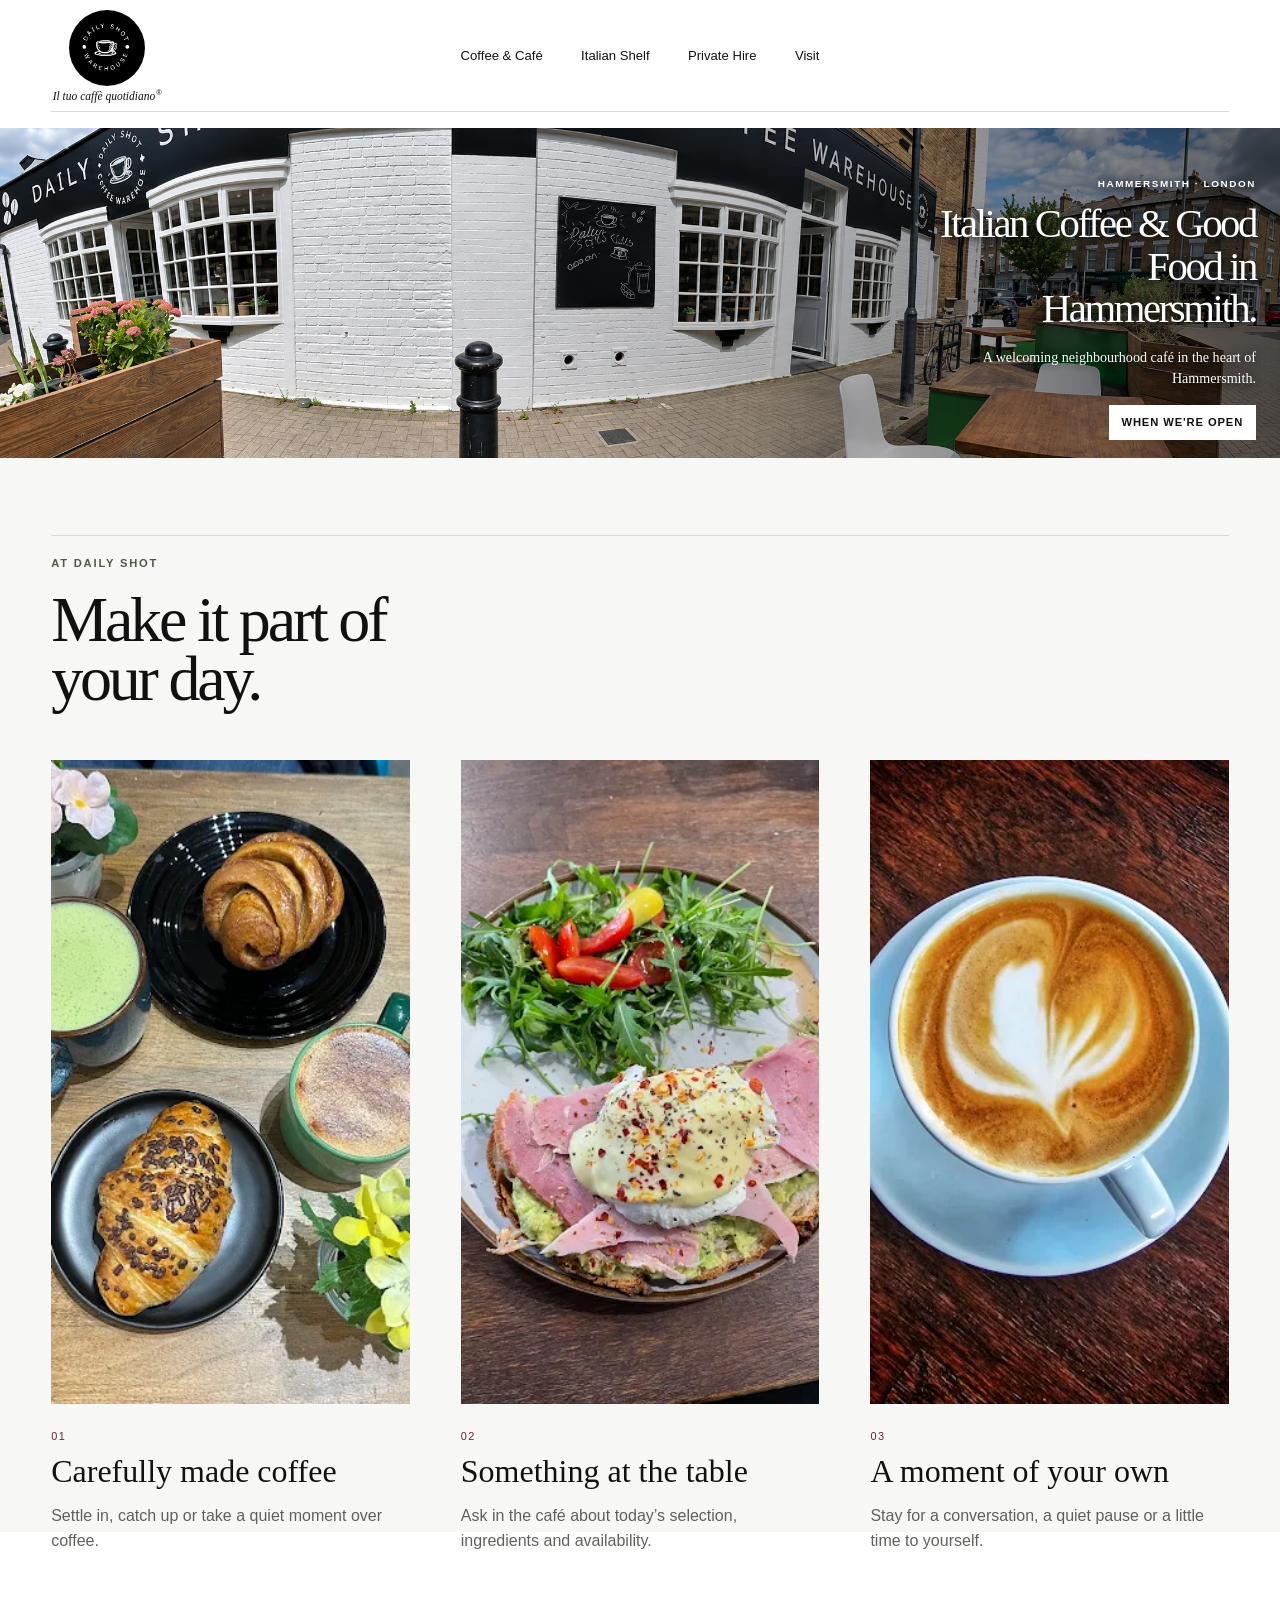
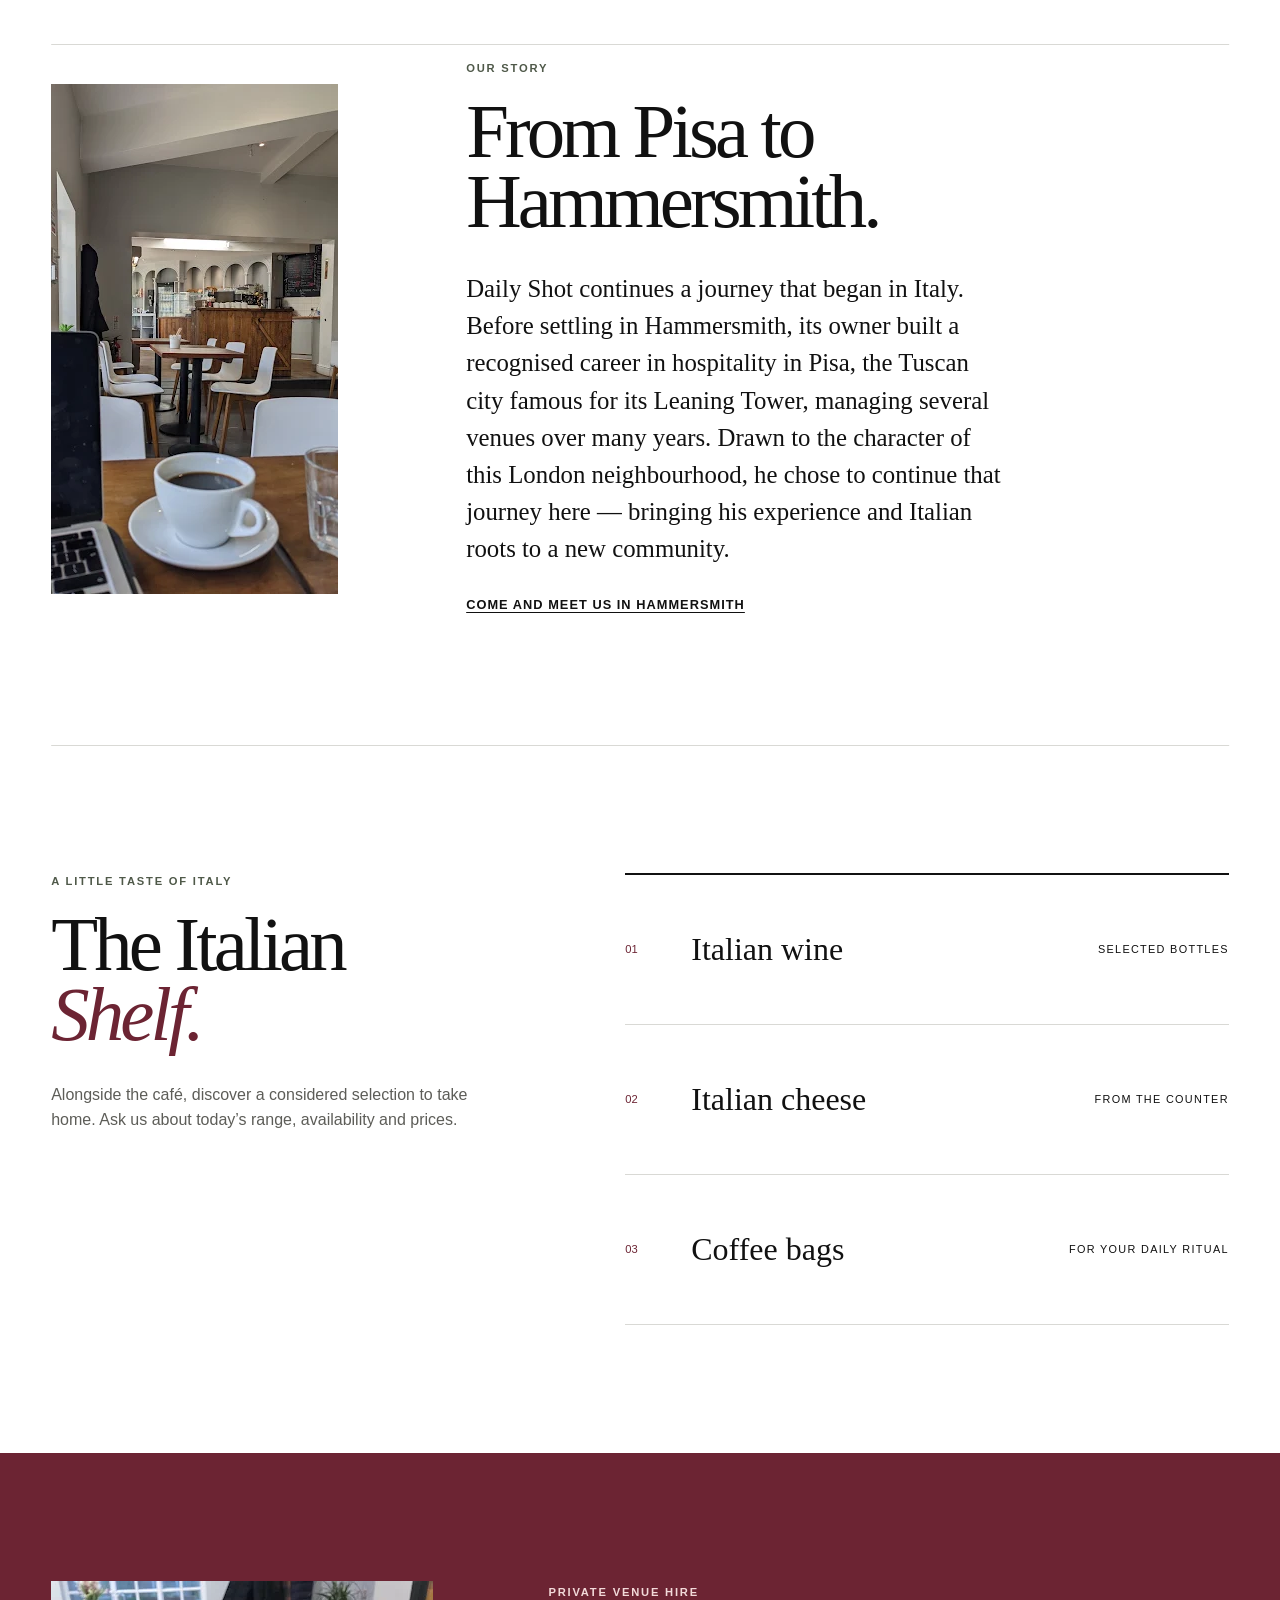
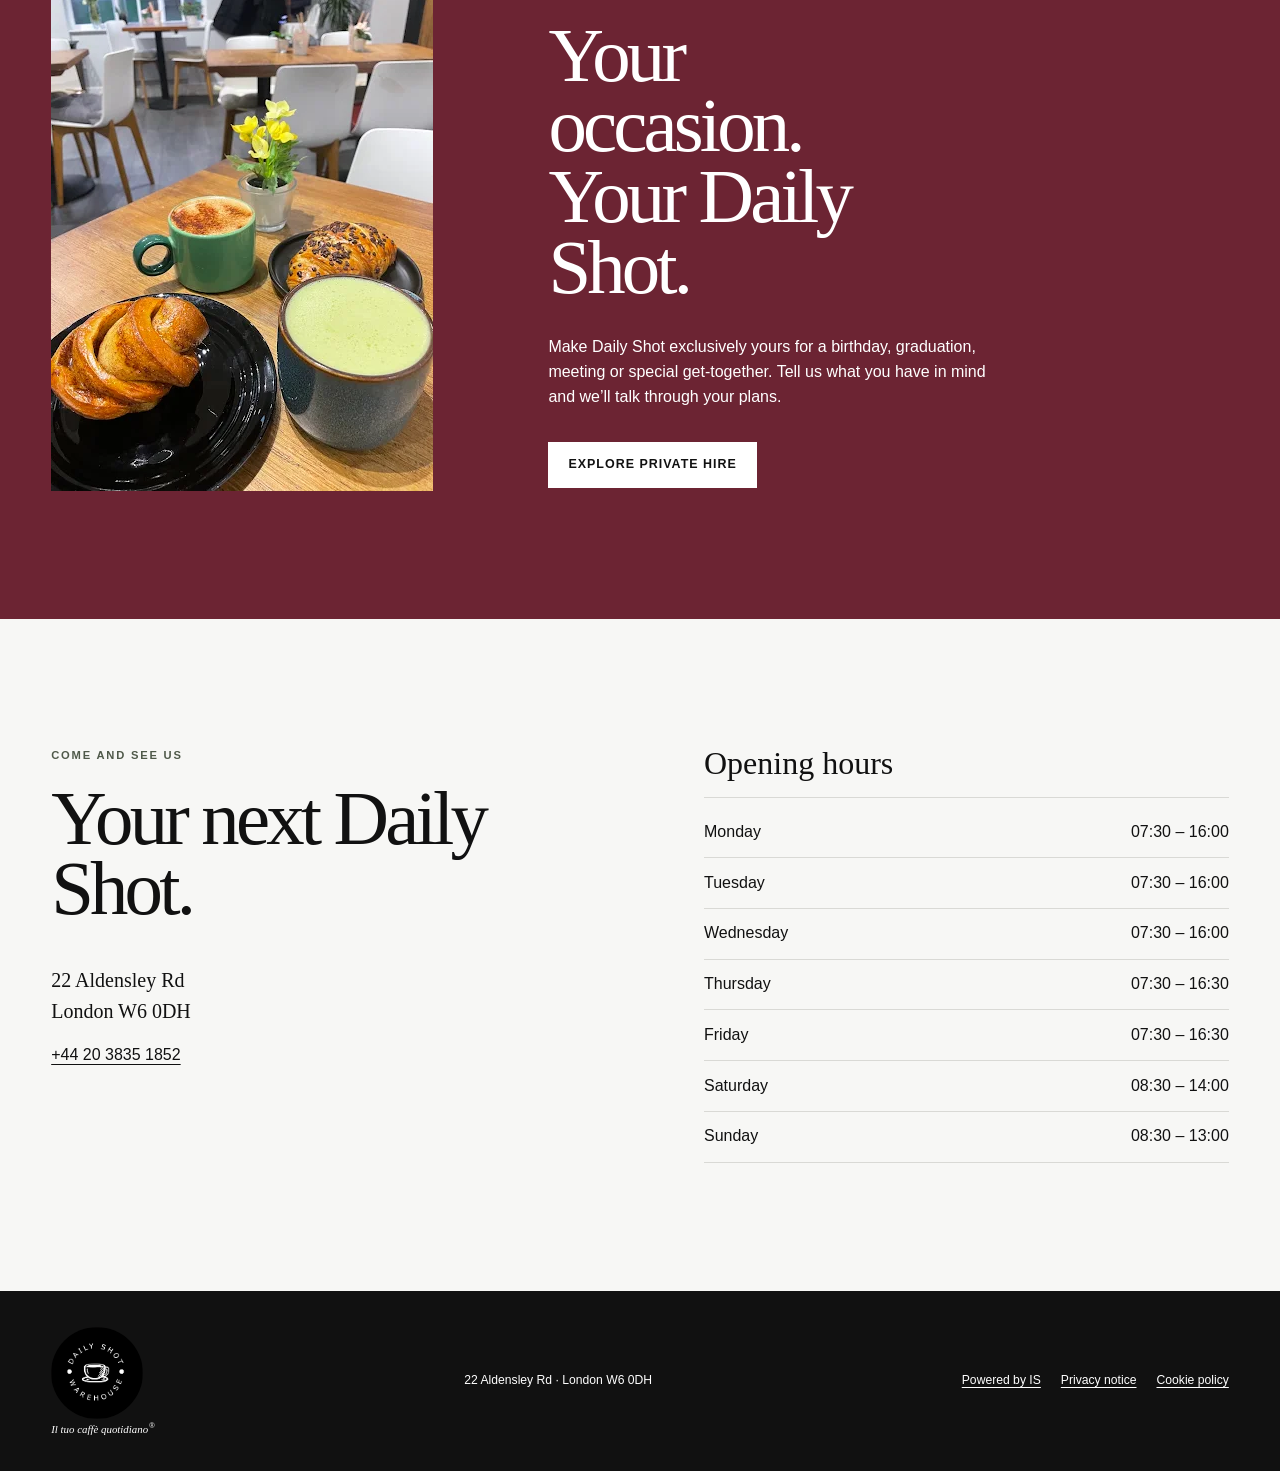
<file: index.html>
<!doctype html><html lang="en-GB"><head><meta charset="utf-8"><meta name="viewport" content="width=device-width,initial-scale=1"><title>Italian Coffee Shop in Hammersmith, London | Daily Shot</title><meta name="description" content="Discover Italian coffee culture, good food and a welcoming neighbourhood café in Hammersmith. Visit Daily Shot in London W6."><link rel="canonical" href="https://dailyshotwarehouse.uk/"><meta property="og:title" content="Italian Coffee Shop in Hammersmith | Daily Shot"><meta property="og:description" content="Italian coffee culture, good food and a welcoming neighbourhood café in Hammersmith, London."><meta property="og:url" content="https://dailyshotwarehouse.uk/"><link rel="icon" href="assets/logo.webp" type="image/webp"><link rel="stylesheet" href="site.css?v=4"><link rel="stylesheet" href="site-overrides.css?v=30"><script type="application/ld+json">{"@context":"https://schema.org","@type":"CafeOrCoffeeShop","name":"Daily Shot","url":"https://dailyshotwarehouse.uk/","image":"https://dailyshotwarehouse.uk/assets/exterior-panorama-ai.png","telephone":"+44 20 3835 1852","email":"info@dailyshotwarehouse.co.uk","address":{"@type":"PostalAddress","streetAddress":"22 Aldensley Road","addressLocality":"London","postalCode":"W6 0DH","addressCountry":"GB"},"openingHoursSpecification":[{"@type":"OpeningHoursSpecification","dayOfWeek":["Monday","Tuesday","Wednesday"],"opens":"07:30","closes":"16:00"},{"@type":"OpeningHoursSpecification","dayOfWeek":["Thursday","Friday"],"opens":"07:30","closes":"16:30"},{"@type":"OpeningHoursSpecification","dayOfWeek":"Saturday","opens":"08:30","closes":"14:00"},{"@type":"OpeningHoursSpecification","dayOfWeek":"Sunday","opens":"08:30","closes":"13:00"}]}</script><script src="site-menu.js" defer></script></head><body>
<a class="skip" href="#main">Skip to content</a>
<header class="topbar"><a class="brand" href="#top" aria-label="Daily Shot home"><img src="assets/logo.webp" alt="Daily Shot Coffee Warehouse"><span>Il tuo caffè quotidiano<sup>®</sup></span></a><button class="menu-toggle" type="button" aria-label="Menu" aria-expanded="false" aria-controls="main-navigation" hidden><svg aria-hidden="true" viewBox="0 0 24 24" fill="none" stroke="currentColor" stroke-width="2"><path d="M3 6h18M3 12h18M3 18h18"/></svg></button><nav id="main-navigation" aria-label="Main navigation"><a href="coffee-italian-quality/">Coffee &amp; Café</a><a href="#shelf">Italian Shelf</a><a href="private-hire-hammersmith/">Private Hire</a><a href="#visit">Visit</a></nav></header>
<main id="main"><section class="hero" id="top"><figure><img src="assets/exterior-panorama-ai.png" alt="Panoramic exterior view of Daily Shot and its outdoor seating on Aldensley Road" fetchpriority="high"></figure><div style="position:absolute;right:0;bottom:0;width:min(500px,92%);text-align:right"><p class="kicker">Hammersmith · London</p><h1>Italian Coffee &amp; Good Food in Hammersmith.</h1><p class="intro">A welcoming neighbourhood café in the heart of Hammersmith.</p><div class="actions" style="justify-content:flex-end"><a class="button light" href="#visit">When we're open</a></div></div></section>
<section class="categories section" id="cafe"><header class="section-head"><p class="kicker">At Daily Shot</p><h2>Make it part of your day.</h2></header><div class="category-grid"><article><img src="assets/cornetto.webp" alt="Pastries and hot drinks arranged on a table at Daily Shot" loading="lazy"><p class="number">01</p><h3>Carefully made coffee</h3><p>Settle in, catch up or take a quiet moment over coffee.</p></article><article><img src="assets/panino.webp" alt="Food served with salad at Daily Shot" loading="lazy"><p class="number">02</p><h3>Something at the table</h3><p>Ask in the café about today’s selection, ingredients and availability.</p></article><article><img src="assets/caffe-cuore.webp" alt="Cup of coffee photographed at Daily Shot" loading="lazy"><p class="number">03</p><h3>A moment of your own</h3><p>Stay for a conversation, a quiet pause or a little time to yourself.</p></article></div></section>
<section class="ritual section"><figure><img src="assets/work-balance.webp" alt="The interior and counter at Daily Shot" loading="lazy"></figure><div><p class="kicker">Our story</p><h2>From Pisa to Hammersmith.</h2><p class="statement">Daily Shot continues a journey that began in Italy. Before settling in Hammersmith, its owner built a recognised career in hospitality in Pisa, the Tuscan city famous for its Leaning Tower, managing several venues over many years. Drawn to the character of this London neighbourhood, he chose to continue that journey here — bringing his experience and Italian roots to a new community.</p><a class="underlink" href="#visit">Come and meet us in Hammersmith</a></div></section>
<section class="italian-shelf section" id="shelf"><div class="shelf-intro"><p class="kicker">A little taste of Italy</p><h2>The Italian<br><em>Shelf.</em></h2><p>Alongside the café, discover a considered selection to take home. Ask us about today’s range, availability and prices.</p></div><div class="shelf-list"><article><span>01</span><h3>Italian wine</h3><p>Selected bottles</p></article><article><span>02</span><h3>Italian cheese</h3><p>From the counter</p></article><article><span>03</span><h3>Coffee bags</h3><p>For your daily ritual</p></article></div></section>
<section class="celebrate" id="celebrate"><figure><img src="assets/breakfast.webp" alt="Drinks and pastries arranged on a table at Daily Shot" loading="lazy"></figure><div><p class="kicker">Private venue hire</p><h2>Your occasion. Your Daily Shot.</h2><p>Make Daily Shot exclusively yours for a birthday, graduation, meeting or special get-together. Tell us what you have in mind and we’ll talk through your plans.</p><div class="contact-actions"><a class="button light" href="private-hire-hammersmith/">Explore private hire</a></div></div></section>
<section class="visit section" id="visit"><div><p class="kicker">Come and see us</p><h2>Your next Daily Shot.</h2><address>22 Aldensley Rd<br>London W6 0DH</address><a href="tel:+442038351852">+44 20 3835 1852</a></div><div class="hours"><h3>Opening hours</h3><dl><div><dt>Monday</dt><dd>07:30 – 16:00</dd></div><div><dt>Tuesday</dt><dd>07:30 – 16:00</dd></div><div><dt>Wednesday</dt><dd>07:30 – 16:00</dd></div><div><dt>Thursday</dt><dd>07:30 – 16:30</dd></div><div><dt>Friday</dt><dd>07:30 – 16:30</dd></div><div><dt>Saturday</dt><dd>08:30 – 14:00</dd></div><div><dt>Sunday</dt><dd>08:30 – 13:00</dd></div></dl></div></section></main>
<nav class="mobile-quick-actions" aria-label="Quick contact"><a class="quick-phone" href="tel:+442038351852" aria-label="Call Daily Shot"><svg aria-hidden="true" viewBox="0 0 24 24"><path d="M6.6 10.8a15.5 15.5 0 0 0 6.6 6.6l2.2-2.2a1 1 0 0 1 1-.24c1.1.36 2.26.55 3.44.55a1 1 0 0 1 1 1V20a1 1 0 0 1-1 1C10.54 21 3 13.46 3 4.16a1 1 0 0 1 1-1H7.5a1 1 0 0 1 1 1c0 1.18.19 2.34.55 3.44a1 1 0 0 1-.25 1z"/></svg></a><a class="quick-map" href="https://www.google.com/maps/search/?api=1&amp;query=22+Aldensley+Road+London+W6+0DH" target="_blank" rel="noopener" aria-label="Open Daily Shot in Google Maps"><svg aria-hidden="true" viewBox="0 0 24 24"><path d="M12 2a7 7 0 0 0-7 7c0 5.25 7 13 7 13s7-7.75 7-13a7 7 0 0 0-7-7zm0 9.5A2.5 2.5 0 1 1 12 6a2.5 2.5 0 0 1 0 5.5z"/></svg></a><a class="quick-whatsapp" href="https://wa.me/442038351852" target="_blank" rel="noopener" aria-label="Message Daily Shot on WhatsApp"><svg aria-hidden="true" viewBox="0 0 24 24"><path d="M20.5 3.5A11.8 11.8 0 0 0 2 17.7L.5 23.5l5.9-1.55A11.8 11.8 0 0 0 20.5 3.5zM12 21a9.7 9.7 0 0 1-4.95-1.35l-.35-.2-3.5.92.94-3.4-.23-.36A9.75 9.75 0 1 1 12 21zm5.35-7.3c-.3-.15-1.75-.87-2.02-.96-.27-.1-.47-.15-.67.15-.2.3-.77.96-.94 1.16-.17.2-.35.22-.64.07a8 8 0 0 1-2.37-1.46 8.9 8.9 0 0 1-1.64-2.04c-.17-.3 0-.45.13-.6.13-.13.3-.34.44-.51.15-.17.2-.3.3-.5.1-.2.05-.37-.02-.52-.08-.15-.67-1.61-.92-2.2-.24-.58-.49-.5-.67-.51h-.57c-.2 0-.52.07-.79.37-.27.3-1.04 1.02-1.04 2.48s1.07 2.88 1.22 3.08c.15.2 2.1 3.2 5.08 4.49.71.3 1.26.49 1.7.63.71.23 1.36.2 1.87.12.57-.08 1.75-.72 2-1.41.25-.7.25-1.3.17-1.42-.07-.12-.27-.2-.57-.35z"/></svg></a></nav>
<footer><a class="footer-brand" href="#top"><img src="assets/logo.webp" alt=""><span>Il tuo caffè quotidiano<sup>®</sup></span></a><p>22 Aldensley Rd · London W6 0DH</p>
<nav class="footer-legal" aria-label="Legal"><a href="https://www.linkedin.com/in/idris-sinaj-24697397">Powered by IS</a><a href="privacy-policy/">Privacy notice</a><a href="cookie-policy/">Cookie policy</a></nav>
</footer>
<script>
(function(){
  const actions = document.querySelector('.mobile-quick-actions');
  if (!actions) return;
  const updateActions = () => actions.classList.toggle('is-scrolled', window.scrollY > 100);
  updateActions();
  window.addEventListener('scroll', updateActions, { passive: true });
})();
</script>
</body></html>
</file>
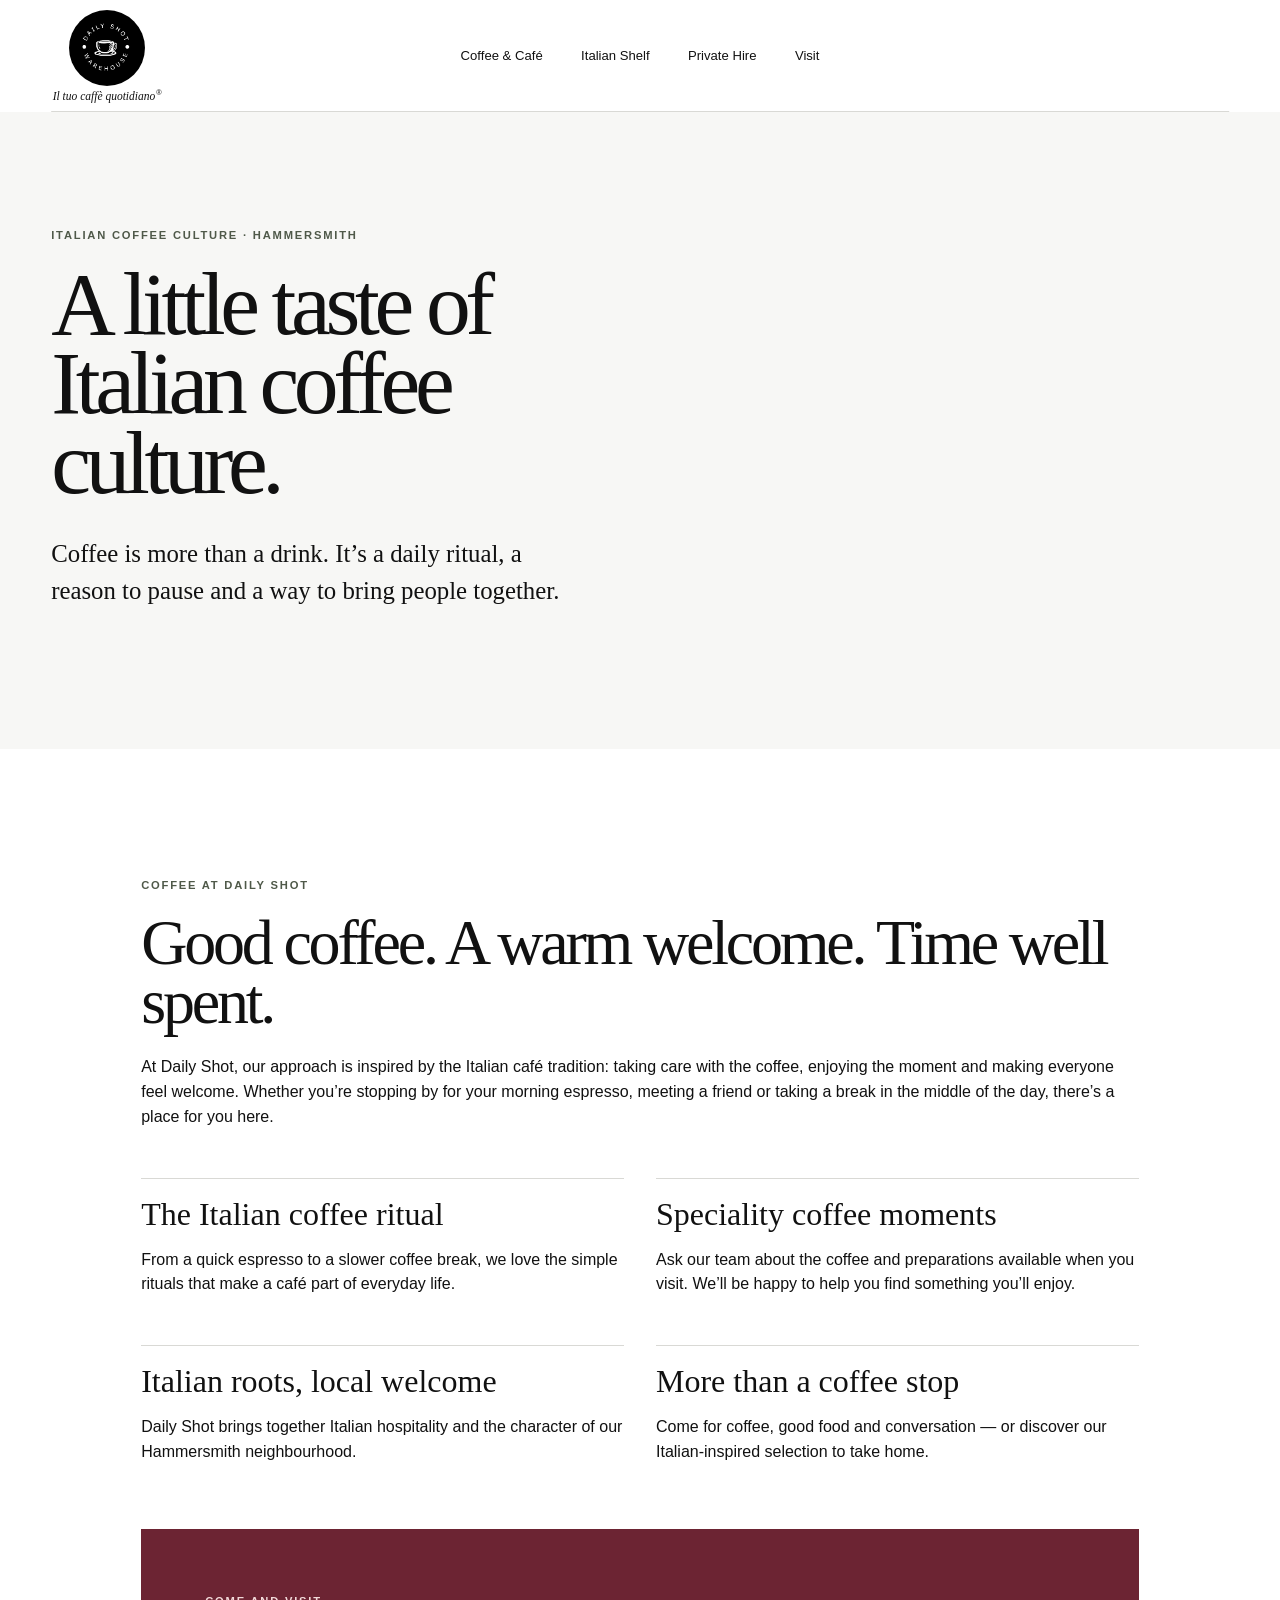
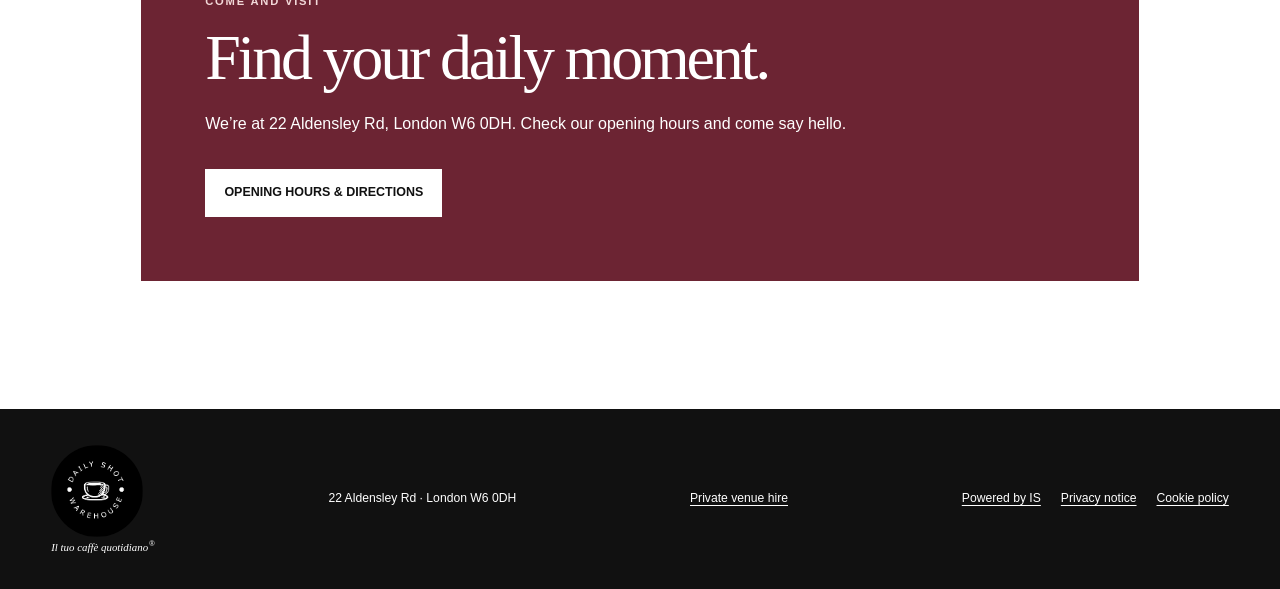
<file: coffee-italian-quality/index.html>
<!doctype html>
<html lang="en-GB">
<head>
<meta charset="utf-8"><meta name="viewport" content="width=device-width,initial-scale=1">
<title>Italian Coffee &amp; Coffee Culture in Hammersmith | Daily Shot</title>
<meta name="description" content="Discover Italian coffee culture at Daily Shot, a welcoming café in Hammersmith, London. Drop in for carefully prepared coffee and a taste of Italy.">
<link rel="canonical" href="https://dailyshotwarehouse.uk/coffee-italian-quality/">
<meta property="og:type" content="website"><meta property="og:title" content="Italian Coffee Culture in Hammersmith | Daily Shot">
<meta property="og:description" content="A welcoming Hammersmith café inspired by Italian coffee culture, hospitality and good company.">
<meta property="og:url" content="https://dailyshotwarehouse.uk/coffee-italian-quality/">
<link rel="icon" href="../assets/logo.webp" type="image/webp"><link rel="stylesheet" href="../site.css?v=4"><link rel="stylesheet" href="../site-overrides.css?v=26">
<style>
.coffee-hero{background:var(--soft);padding:clamp(4rem,9vw,8rem) var(--pad)}
.coffee-hero h1{max-width:10ch;font-size:clamp(3.3rem,7vw,6.5rem)}
.coffee-body{max-width:1100px;margin:auto;padding:var(--section) var(--pad)}
.coffee-body h2{font-size:clamp(2.6rem,5vw,4.5rem);margin-bottom:1.5rem}
.coffee-grid{display:grid;grid-template-columns:repeat(2,minmax(0,1fr));gap:2rem;margin:3rem 0}
.coffee-grid article{border-top:1px solid var(--line);padding-top:1.2rem}
.coffee-grid h3{margin-top:0}
.coffee-contact{background:var(--wine);color:#fff;padding:clamp(2rem,5vw,4rem);margin-top:3rem}
.coffee-contact .kicker{color:#f2d9d9}
.coffee-contact a{display:inline-block;margin-top:1rem;padding:.9rem 1.2rem;background:#fff;color:#111;text-decoration:none;font-size:.78rem;font-weight:700;text-transform:uppercase}
@media(max-width:600px){.coffee-grid{grid-template-columns:1fr}}
</style><script src="../site-menu.js" defer></script></head>
<body>
<a class="skip" href="#main">Skip to content</a>
<header class="topbar"><a class="brand" href="../" aria-label="Daily Shot home"><img src="../assets/logo.webp" alt="Daily Shot Coffee Warehouse"><span>Il tuo caffè quotidiano<sup>®</sup></span></a>
<button class="menu-toggle" type="button" aria-label="Menu" aria-expanded="false" aria-controls="main-navigation" hidden><svg aria-hidden="true" viewBox="0 0 24 24" fill="none" stroke="currentColor" stroke-width="2"><path d="M3 6h18M3 12h18M3 18h18"/></svg></button><nav id="main-navigation" aria-label="Main navigation"><a href="./" aria-current="page">Coffee &amp; Café</a><a href="../#shelf">Italian Shelf</a><a href="../private-hire-hammersmith/">Private Hire</a><a href="../#visit">Visit</a></nav></header>
<main id="main">
<section class="coffee-hero"><p class="kicker">Italian coffee culture · Hammersmith</p><h1>A little taste of Italian coffee culture.</h1><p class="intro">Coffee is more than a drink. It’s a daily ritual, a reason to pause and a way to bring people together.</p></section>
<section class="coffee-body">
<p class="kicker">Coffee at Daily Shot</p><h2>Good coffee. A warm welcome. Time well spent.</h2>
<p>At Daily Shot, our approach is inspired by the Italian café tradition: taking care with the coffee, enjoying the moment and making everyone feel welcome. Whether you’re stopping by for your morning espresso, meeting a friend or taking a break in the middle of the day, there’s a place for you here.</p>
<div class="coffee-grid">
<article><h3>The Italian coffee ritual</h3><p>From a quick espresso to a slower coffee break, we love the simple rituals that make a café part of everyday life.</p></article>
<article><h3>Speciality coffee moments</h3><p>Ask our team about the coffee and preparations available when you visit. We’ll be happy to help you find something you’ll enjoy.</p></article>
<article><h3>Italian roots, local welcome</h3><p>Daily Shot brings together Italian hospitality and the character of our Hammersmith neighbourhood.</p></article>
<article><h3>More than a coffee stop</h3><p>Come for coffee, good food and conversation — or discover our Italian-inspired selection to take home.</p></article>
</div>
<div class="coffee-contact"><p class="kicker">Come and visit</p><h2>Find your daily moment.</h2><p>We’re at 22 Aldensley Rd, London W6 0DH. Check our opening hours and come say hello.</p><a href="../#visit">Opening hours &amp; directions</a></div>
</section></main>
<footer><a class="footer-brand" href="../"><img src="../assets/logo.webp" alt=""><span>Il tuo caffè quotidiano<sup>®</sup></span></a><p>22 Aldensley Rd · London W6 0DH</p><a href="../private-hire-hammersmith/">Private venue hire</a>
<nav class="footer-legal" aria-label="Legal"><a href="https://www.linkedin.com/in/idris-sinaj-24697397">Powered by IS</a><a href="../privacy-policy/">Privacy notice</a><a href="../cookie-policy/">Cookie policy</a></nav>
</footer>
</body></html>
</file>
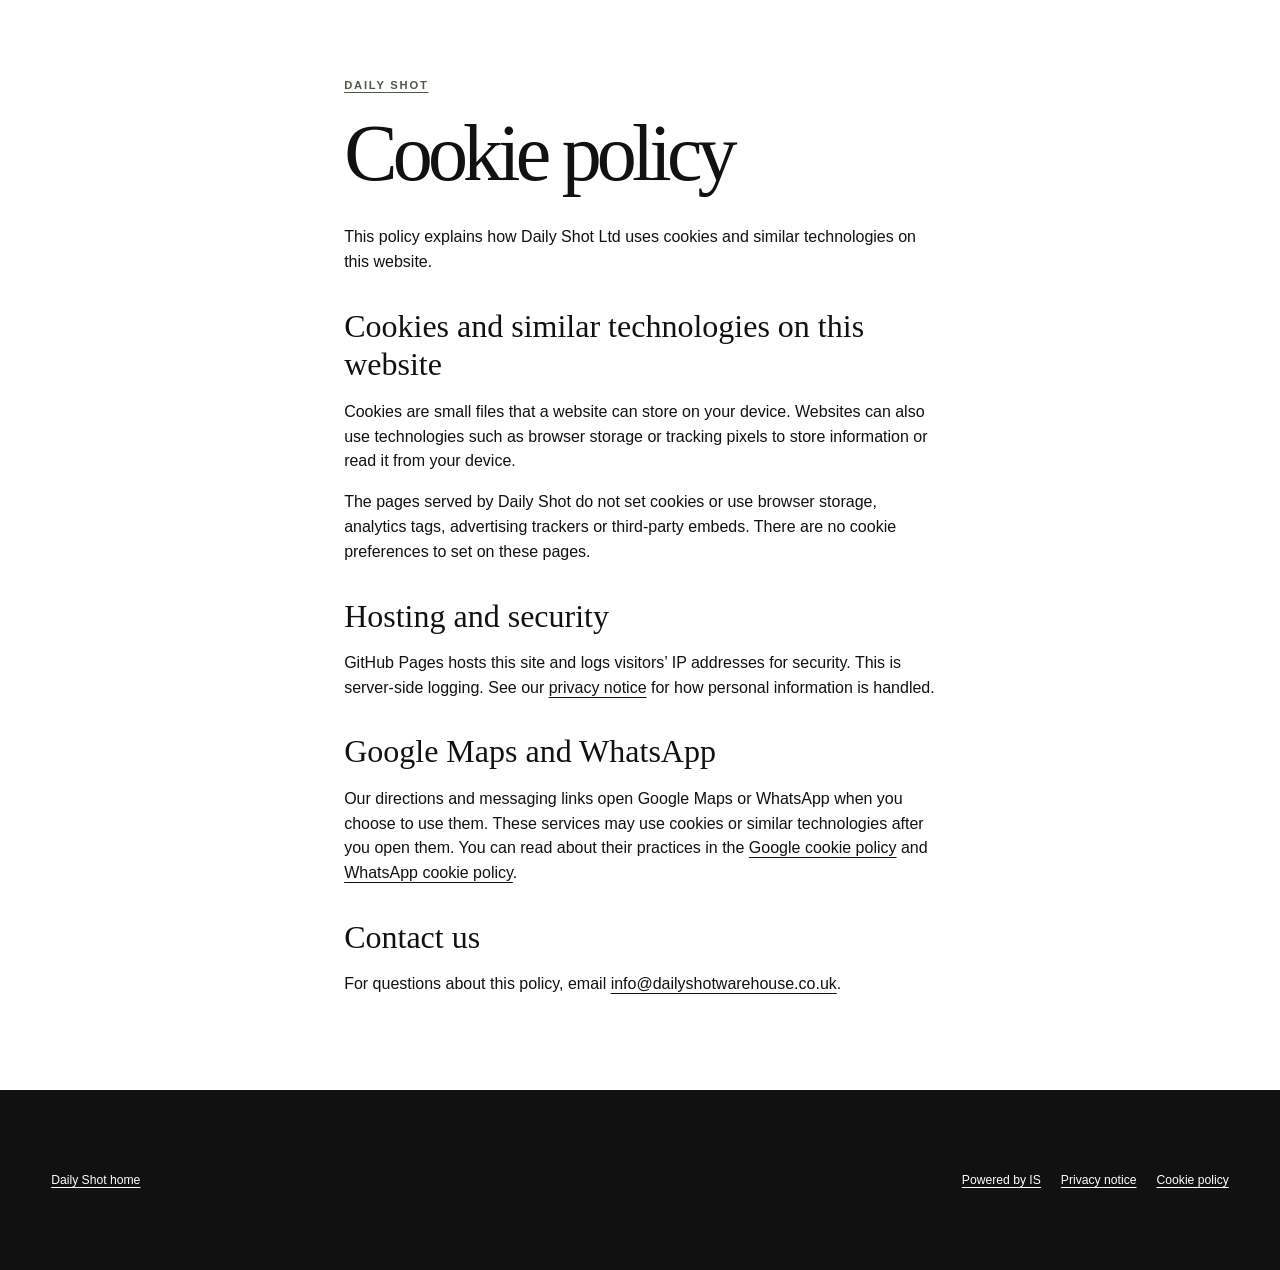
<file: cookie-policy/index.html>
<!doctype html>
<html lang="en-GB">
<head>
  <meta charset="utf-8">
  <meta name="viewport" content="width=device-width,initial-scale=1">
  <title>Cookie policy | Daily Shot</title>
  <link rel="canonical" href="https://dailyshotwarehouse.uk/cookie-policy/">
  <link rel="icon" href="../assets/logo.webp" type="image/webp">
  <link rel="stylesheet" href="../site.css?v=3">
</head>
<body>
  <a class="skip" href="#main">Skip to content</a>
  <main id="main" class="legal-page">
    <p class="kicker"><a href="../">Daily Shot</a></p>
    <h1>Cookie policy</h1>
    <p>This policy explains how Daily Shot Ltd uses cookies and similar technologies on this website.</p>

    <h2>Cookies and similar technologies on this website</h2>
    <p>Cookies are small files that a website can store on your device. Websites can also use technologies such as browser storage or tracking pixels to store information or read it from your device.</p>
    <p>The pages served by Daily Shot do not set cookies or use browser storage, analytics tags, advertising trackers or third-party embeds. There are no cookie preferences to set on these pages.</p>

    <h2>Hosting and security</h2>
    <p>GitHub Pages hosts this site and logs visitors’ IP addresses for security. This is server-side logging. See our <a href="../privacy-policy/">privacy notice</a> for how personal information is handled.</p>

    <h2>Google Maps and WhatsApp</h2>
    <p>Our directions and messaging links open Google Maps or WhatsApp when you choose to use them. These services may use cookies or similar technologies after you open them. You can read about their practices in the <a href="https://policies.google.com/technologies/cookies?hl=en-GB">Google cookie policy</a> and <a href="https://www.whatsapp.com/legal/cookies">WhatsApp cookie policy</a>.</p>

    <h2>Contact us</h2>
    <p>For questions about this policy, email <a href="mailto:info@dailyshotwarehouse.co.uk">info@dailyshotwarehouse.co.uk</a>.</p>
  </main>
  <footer>
    <a href="../">Daily Shot home</a>
    <nav class="footer-legal" aria-label="Legal"><a href="https://www.linkedin.com/in/idris-sinaj-24697397">Powered by IS</a><a href="../privacy-policy/">Privacy notice</a><a href="../cookie-policy/">Cookie policy</a></nav>
  </footer>
</body>
</html>
</file>
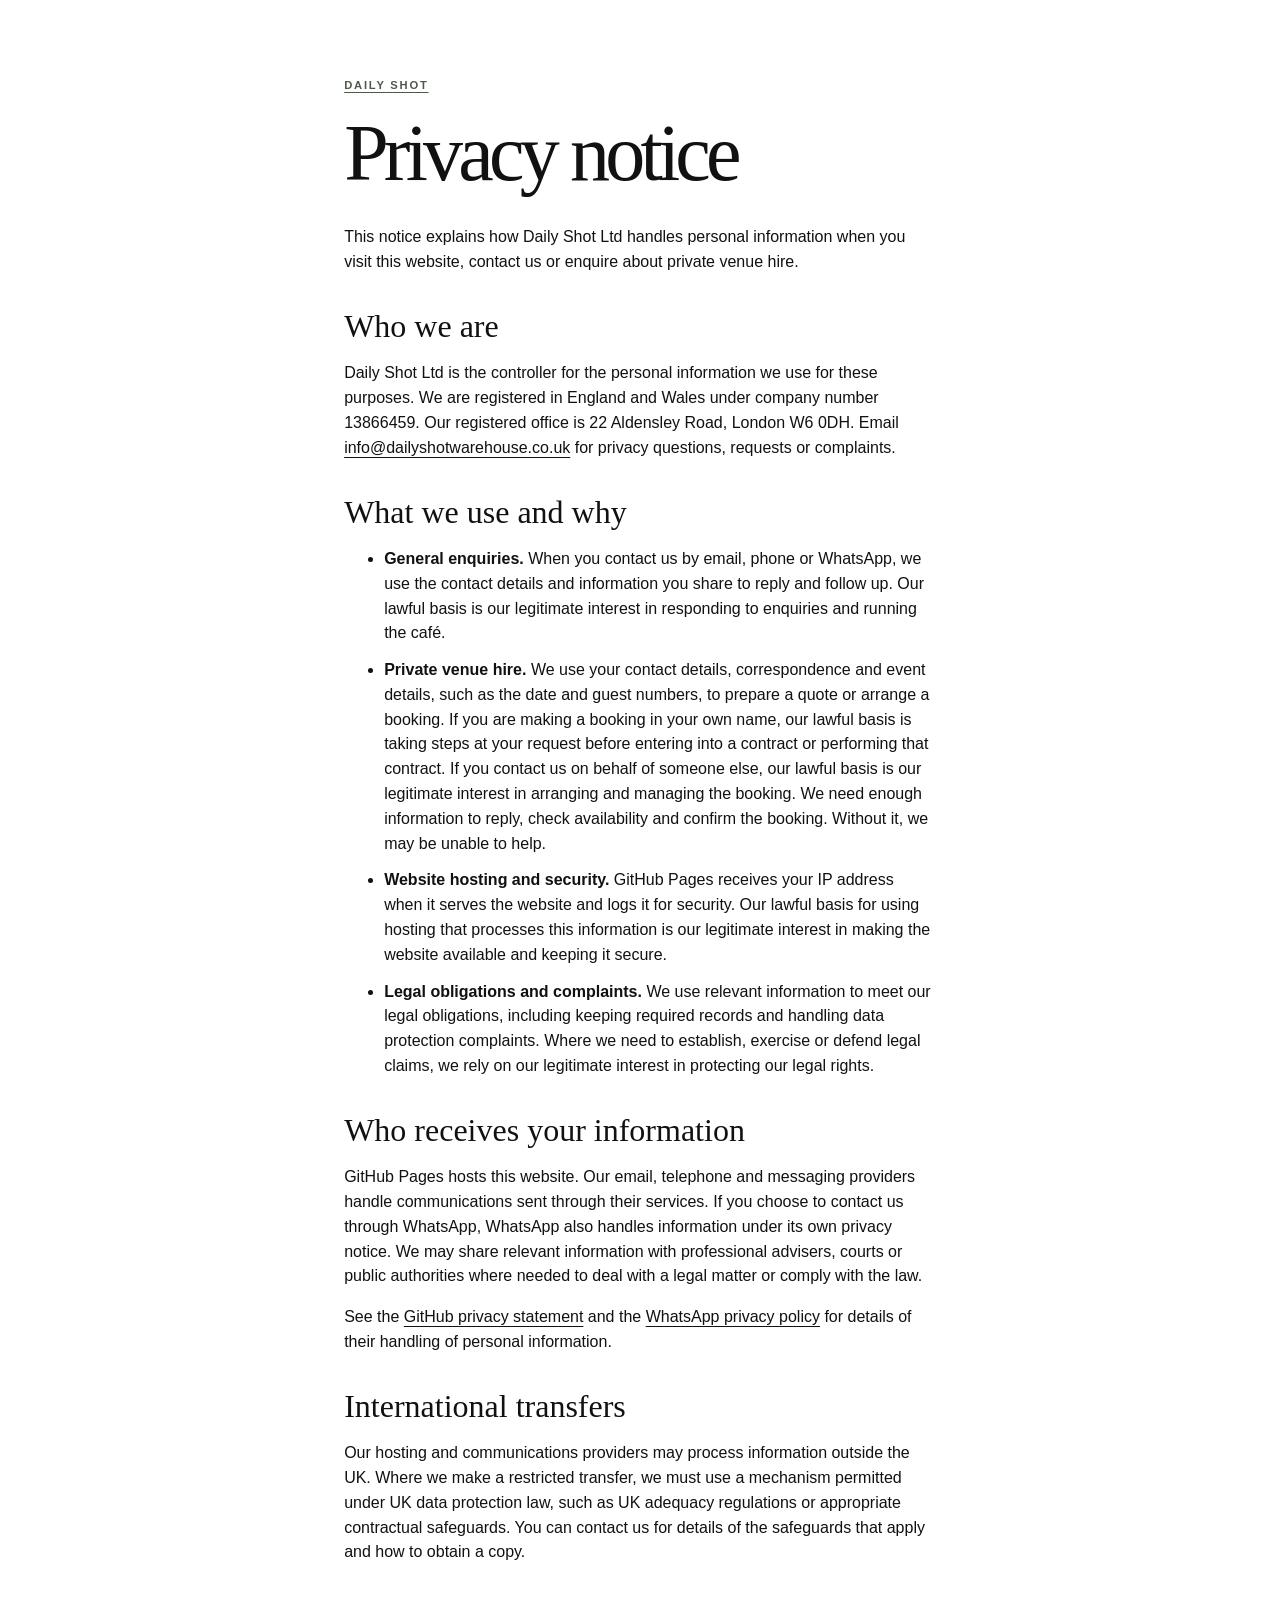
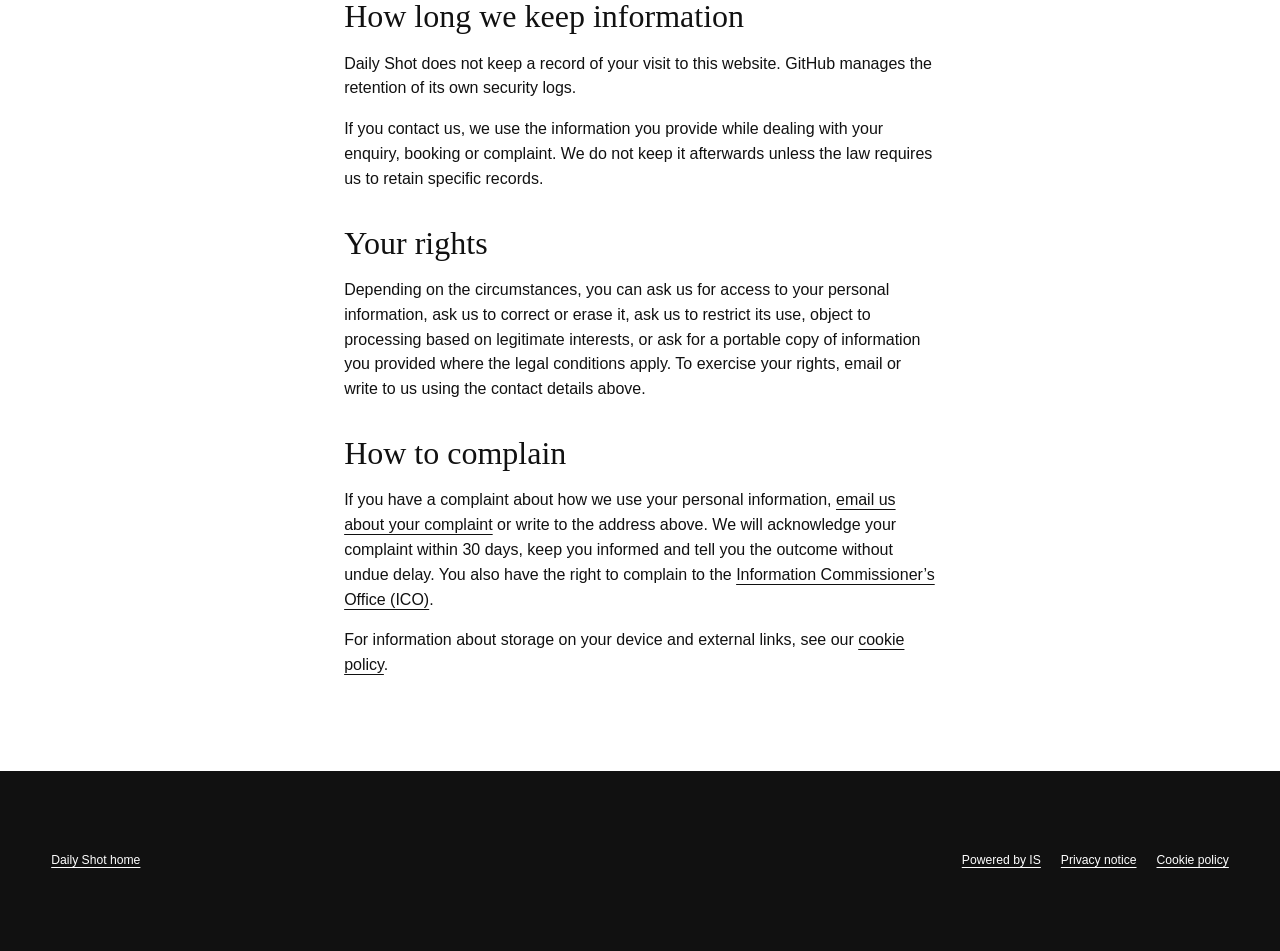
<file: privacy-policy/index.html>
<!doctype html>
<html lang="en-GB">
<head>
  <meta charset="utf-8">
  <meta name="viewport" content="width=device-width,initial-scale=1">
  <title>Privacy notice | Daily Shot</title>
  <link rel="canonical" href="https://dailyshotwarehouse.uk/privacy-policy/">
  <link rel="icon" href="../assets/logo.webp" type="image/webp">
  <link rel="stylesheet" href="../site.css?v=3">
</head>
<body>
  <a class="skip" href="#main">Skip to content</a>
  <main id="main" class="legal-page">
    <p class="kicker"><a href="../">Daily Shot</a></p>
    <h1>Privacy notice</h1>
    <p>This notice explains how Daily Shot Ltd handles personal information when you visit this website, contact us or enquire about private venue hire.</p>

    <h2>Who we are</h2>
    <p>Daily Shot Ltd is the controller for the personal information we use for these purposes. We are registered in England and Wales under company number 13866459. Our registered office is 22 Aldensley Road, London W6 0DH. Email <a href="mailto:info@dailyshotwarehouse.co.uk">info@dailyshotwarehouse.co.uk</a> for privacy questions, requests or complaints.</p>

    <h2>What we use and why</h2>
    <ul>
      <li><strong>General enquiries.</strong> When you contact us by email, phone or WhatsApp, we use the contact details and information you share to reply and follow up. Our lawful basis is our legitimate interest in responding to enquiries and running the café.</li>
      <li><strong>Private venue hire.</strong> We use your contact details, correspondence and event details, such as the date and guest numbers, to prepare a quote or arrange a booking. If you are making a booking in your own name, our lawful basis is taking steps at your request before entering into a contract or performing that contract. If you contact us on behalf of someone else, our lawful basis is our legitimate interest in arranging and managing the booking. We need enough information to reply, check availability and confirm the booking. Without it, we may be unable to help.</li>
      <li><strong>Website hosting and security.</strong> GitHub Pages receives your IP address when it serves the website and logs it for security. Our lawful basis for using hosting that processes this information is our legitimate interest in making the website available and keeping it secure.</li>
      <li><strong>Legal obligations and complaints.</strong> We use relevant information to meet our legal obligations, including keeping required records and handling data protection complaints. Where we need to establish, exercise or defend legal claims, we rely on our legitimate interest in protecting our legal rights.</li>
    </ul>

    <h2>Who receives your information</h2>
    <p>GitHub Pages hosts this website. Our email, telephone and messaging providers handle communications sent through their services. If you choose to contact us through WhatsApp, WhatsApp also handles information under its own privacy notice. We may share relevant information with professional advisers, courts or public authorities where needed to deal with a legal matter or comply with the law.</p>
    <p>See the <a href="https://docs.github.com/en/site-policy/privacy-policies/github-general-privacy-statement">GitHub privacy statement</a> and the <a href="https://www.whatsapp.com/legal/privacy-policy-uk">WhatsApp privacy policy</a> for details of their handling of personal information.</p>

    <h2>International transfers</h2>
    <p>Our hosting and communications providers may process information outside the UK. Where we make a restricted transfer, we must use a mechanism permitted under UK data protection law, such as UK adequacy regulations or appropriate contractual safeguards. You can contact us for details of the safeguards that apply and how to obtain a copy.</p>

    <h2>How long we keep information</h2>
    <p>Daily Shot does not keep a record of your visit to this website. GitHub manages the retention of its own security logs.</p>
    <p>If you contact us, we use the information you provide while dealing with your enquiry, booking or complaint. We do not keep it afterwards unless the law requires us to retain specific records.</p>

    <h2>Your rights</h2>
    <p>Depending on the circumstances, you can ask us for access to your personal information, ask us to correct or erase it, ask us to restrict its use, object to processing based on legitimate interests, or ask for a portable copy of information you provided where the legal conditions apply. To exercise your rights, email or write to us using the contact details above.</p>

    <h2>How to complain</h2>
    <p>If you have a complaint about how we use your personal information, <a href="mailto:info@dailyshotwarehouse.co.uk?subject=Data%20protection%20complaint">email us about your complaint</a> or write to the address above. We will acknowledge your complaint within 30 days, keep you informed and tell you the outcome without undue delay. You also have the right to complain to the <a href="https://ico.org.uk/make-a-complaint/data-protection-complaints/">Information Commissioner’s Office (ICO)</a>.</p>

    <p>For information about storage on your device and external links, see our <a href="../cookie-policy/">cookie policy</a>.</p>
  </main>
  <footer>
    <a href="../">Daily Shot home</a>
    <nav class="footer-legal" aria-label="Legal"><a href="https://www.linkedin.com/in/idris-sinaj-24697397">Powered by IS</a><a href="../privacy-policy/">Privacy notice</a><a href="../cookie-policy/">Cookie policy</a></nav>
  </footer>
</body>
</html>
</file>
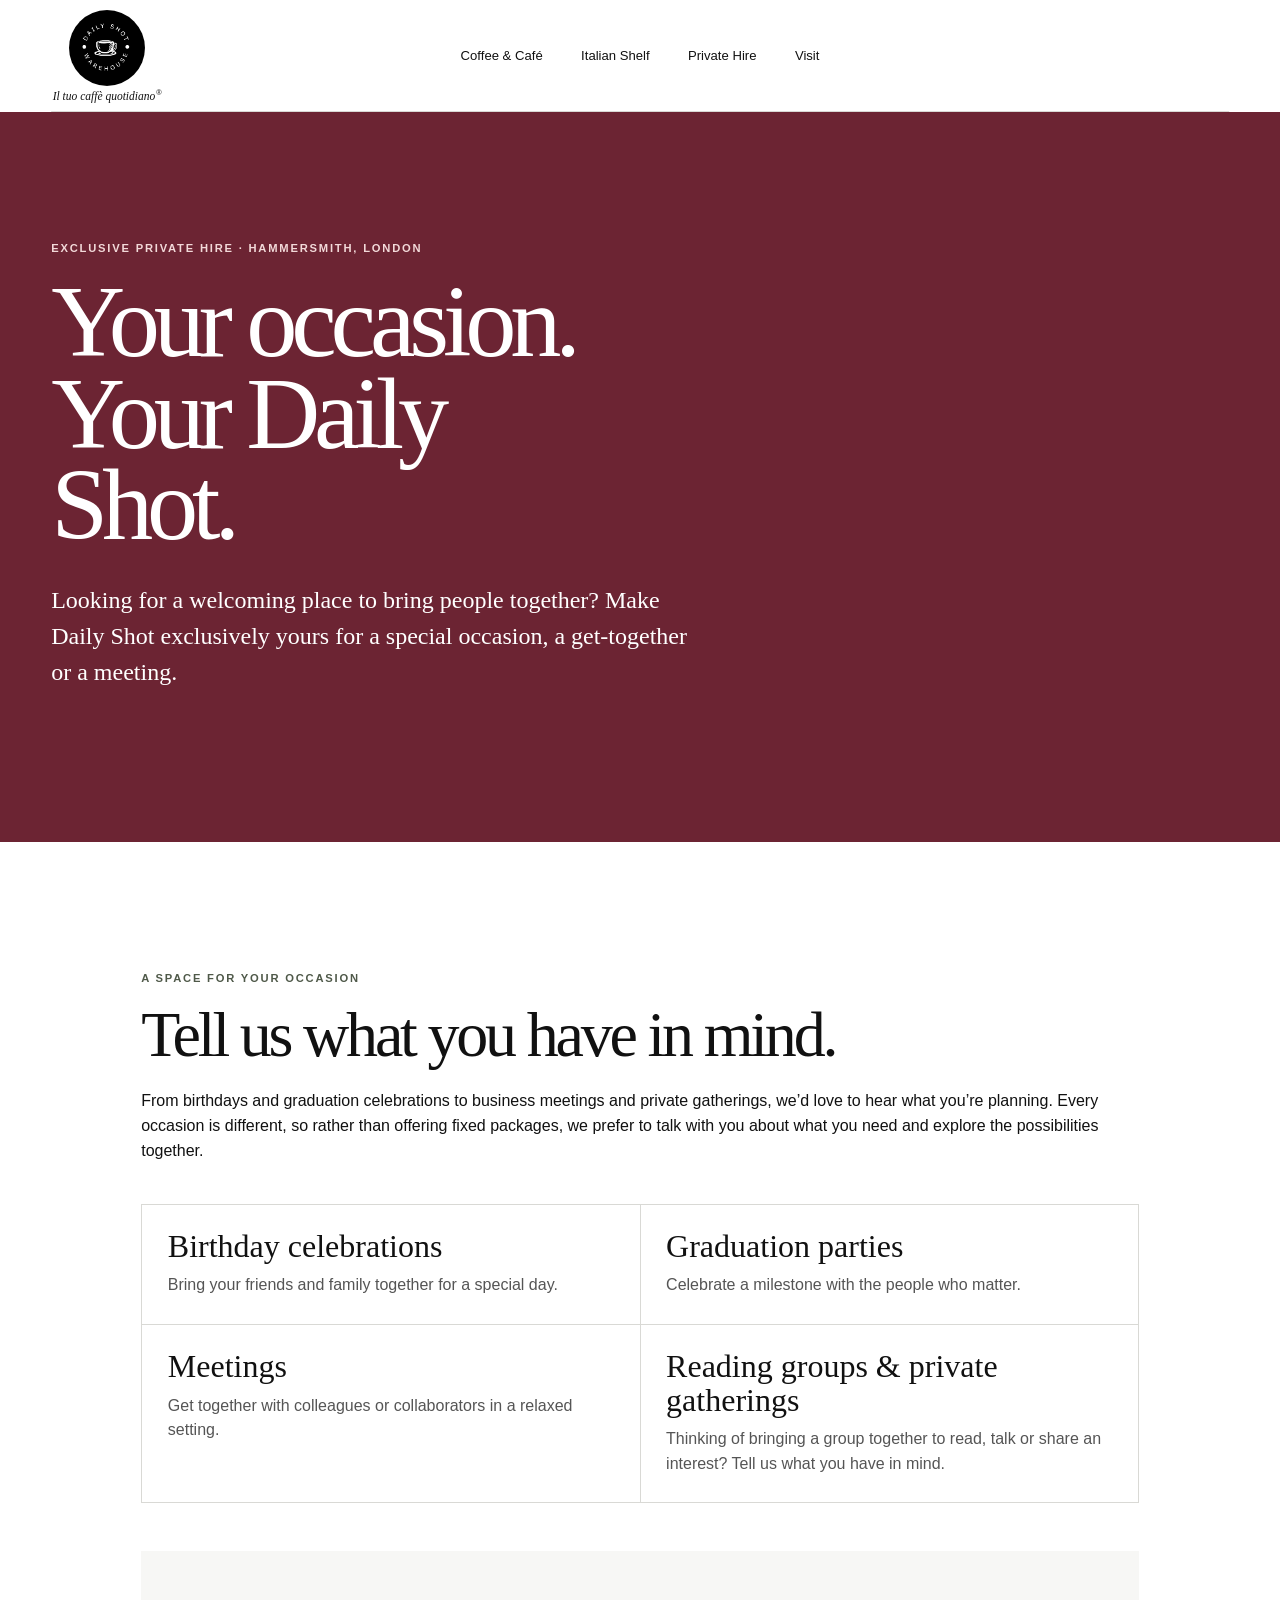
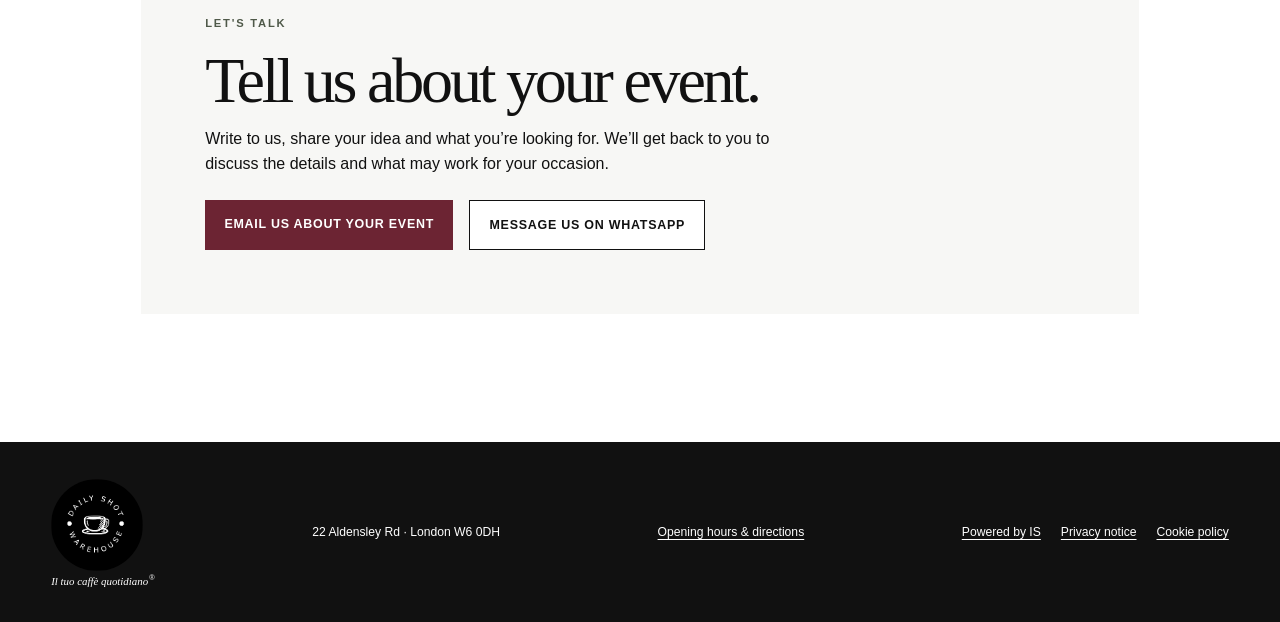
<file: private-hire-hammersmith/index.html>
<!doctype html>
<html lang="en-GB">
<head>
<meta charset="utf-8">
<meta name="viewport" content="width=device-width,initial-scale=1">
<title>Private Venue Hire in Hammersmith | Daily Shot</title>
<meta name="description" content="Looking for a private venue in Hammersmith? Make Daily Shot exclusively yours for birthdays, graduations, meetings and special occasions. Get in touch.">
<link rel="canonical" href="https://dailyshotwarehouse.uk/private-hire-hammersmith/">
<meta property="og:type" content="website">
<meta property="og:title" content="Private Venue Hire in Hammersmith | Daily Shot">
<meta property="og:description" content="Make Daily Shot exclusively yours for a birthday, graduation, meeting or special occasion. Tell us what you have in mind.">
<meta property="og:url" content="https://dailyshotwarehouse.uk/private-hire-hammersmith/">
<link rel="icon" href="../assets/logo.webp" type="image/webp">
<link rel="stylesheet" href="../site.css?v=4">
<link rel="stylesheet" href="../site-overrides.css?v=26">
<style>
.event-hero{background:#6c2433;color:#fff;padding:clamp(4rem,10vw,9rem) var(--pad)}
.event-hero .kicker{color:#f2d9d9}.event-hero h1{max-width:11ch;font-size:clamp(3.4rem,8vw,7rem)}
.event-hero p:not(.kicker){max-width:650px;font:clamp(1.15rem,2vw,1.5rem)/1.5 Georgia,serif}
.event-content{max-width:1100px;margin:auto;padding:var(--section) var(--pad)}
.event-content h2{font-size:clamp(2.6rem,5vw,4.5rem);margin-bottom:1.5rem}
.event-types{display:grid;grid-template-columns:repeat(2,minmax(0,1fr));gap:1px;background:var(--line);border:1px solid var(--line);margin:2.5rem 0}
.event-types article{background:#fff;padding:1.6rem}.event-types h3{margin:0 0 .6rem}.event-types p{margin:0;color:#555}
.event-contact{background:var(--soft);padding:clamp(2rem,5vw,4rem);margin-top:3rem}
.event-contact h2{margin-bottom:1rem}.event-contact p{max-width:620px}
.event-links{display:flex;gap:1rem;flex-wrap:wrap;margin-top:1.5rem}
.event-links a{display:inline-block;padding:.9rem 1.2rem;background:var(--wine);color:#fff;text-decoration:none;font-size:.78rem;font-weight:700;letter-spacing:.06em;text-transform:uppercase}
.event-links a.secondary{background:#fff;color:var(--ink);border:1px solid var(--ink)}
@media(max-width:600px){.event-types{grid-template-columns:1fr}.event-links{flex-direction:column;align-items:flex-start}}
</style>
<script src="../site-menu.js" defer></script></head>
<body>
<a class="skip" href="#main">Skip to content</a>
<header class="topbar">
<a class="brand" href="../" aria-label="Daily Shot home"><img src="../assets/logo.webp" alt="Daily Shot Coffee Warehouse"><span>Il tuo caffè quotidiano<sup>®</sup></span></a>
<button class="menu-toggle" type="button" aria-label="Menu" aria-expanded="false" aria-controls="main-navigation" hidden><svg aria-hidden="true" viewBox="0 0 24 24" fill="none" stroke="currentColor" stroke-width="2"><path d="M3 6h18M3 12h18M3 18h18"/></svg></button><nav id="main-navigation" aria-label="Main navigation"><a href="../#cafe">Coffee &amp; Café</a><a href="../#shelf">Italian Shelf</a><a href="./" aria-current="page">Private Hire</a><a href="../#visit">Visit</a></nav>
</header>
<main id="main">
<section class="event-hero">
<p class="kicker">Exclusive private hire · Hammersmith, London</p>
<h1>Your occasion. Your Daily Shot.</h1>
<p>Looking for a welcoming place to bring people together? Make Daily Shot exclusively yours for a special occasion, a get-together or a meeting.</p>
</section>
<section class="event-content">
<p class="kicker">A space for your occasion</p>
<h2>Tell us what you have in mind.</h2>
<p>From birthdays and graduation celebrations to business meetings and private gatherings, we’d love to hear what you’re planning. Every occasion is different, so rather than offering fixed packages, we prefer to talk with you about what you need and explore the possibilities together.</p>
<div class="event-types">
<article><h3>Birthday celebrations</h3><p>Bring your friends and family together for a special day.</p></article>
<article><h3>Graduation parties</h3><p>Celebrate a milestone with the people who matter.</p></article>
<article><h3>Meetings</h3><p>Get together with colleagues or collaborators in a relaxed setting.</p></article>
<article><h3>Reading groups &amp; private gatherings</h3><p>Thinking of bringing a group together to read, talk or share an interest? Tell us what you have in mind.</p></article>
</div>
<div class="event-contact">
<p class="kicker">Let's talk</p>
<h2>Tell us about your event.</h2>
<p>Write to us, share your idea and what you’re looking for. We’ll get back to you to discuss the details and what may work for your occasion.</p>
<div class="event-links">
<a href="mailto:info@dailyshotwarehouse.co.uk?subject=Private%20hire%20enquiry">Email us about your event</a>
<a class="secondary" href="https://wa.me/442038351852?text=Hi%20Daily%20Shot%2C%20I%27d%20like%20to%20ask%20about%20exclusive%20private%20hire." target="_blank" rel="noopener">Message us on WhatsApp</a>
</div>
</div>
</section>
</main>
<footer>
<a class="footer-brand" href="../"><img src="../assets/logo.webp" alt=""><span>Il tuo caffè quotidiano<sup>®</sup></span></a>
<p>22 Aldensley Rd · London W6 0DH</p>
<a href="../#visit">Opening hours &amp; directions</a>
<nav class="footer-legal" aria-label="Legal"><a href="https://www.linkedin.com/in/idris-sinaj-24697397">Powered by IS</a><a href="../privacy-policy/">Privacy notice</a><a href="../cookie-policy/">Cookie policy</a></nav>
</footer>
</body>
</html>
</file>
<file: site.css>
:root{--white:#fff;--soft:#f7f7f5;--ink:#111;--wine:#6c2433;--olive:#4f5949;--line:#d9d9d5;--pad:clamp(1rem,4vw,4.5rem);--section:clamp(5rem,10vw,9rem);--max:1320px}*{box-sizing:border-box}html{scroll-behavior:smooth}body{margin:0;background:#fff;color:var(--ink);font:16px/1.55 Arial,Helvetica,sans-serif}img{display:block;width:100%;height:100%;object-fit:cover}a{color:inherit;text-underline-offset:.25em}.skip{position:fixed;left:1rem;top:1rem;background:#fff;padding:.7rem;transform:translateY(-200%);z-index:20}.skip:focus{transform:none}.topbar{min-height:108px;padding:10px var(--pad);display:grid;grid-template-columns:1fr auto 1fr;align-items:center;border-bottom:1px solid var(--line);position:sticky;top:0;background:rgba(255,255,255,.97);backdrop-filter:blur(10px);z-index:10}.brand{width:100px;text-decoration:none;text-align:center}.brand img{width:68px;height:68px;margin:auto}.brand span,.footer-brand span{display:block;font:italic .68rem Georgia,serif;white-space:nowrap;margin-top:2px}.brand sup,.footer-brand sup{font:normal .46rem Arial;vertical-align:super;margin-left:1px}.topbar nav{display:flex;gap:clamp(1.3rem,3vw,3rem)}.topbar nav a{text-decoration:none;font-size:.82rem}.visit-link{justify-self:end;font-size:.78rem;text-transform:uppercase;letter-spacing:.1em;font-weight:700}.kicker{font-size:.7rem;font-weight:800;letter-spacing:.16em;text-transform:uppercase;color:var(--olive);margin:0 0 1.2rem}h1,h2,h3{font-family:Georgia,"Times New Roman",serif;font-weight:400}h1{font-size:clamp(3.5rem,6vw,6.8rem);line-height:.89;letter-spacing:-.06em;max-width:9ch;margin:1rem 0 2rem}h2{font-size:clamp(3rem,6vw,6.4rem);line-height:.92;letter-spacing:-.05em;margin:0}h3{font-size:clamp(1.6rem,2.5vw,2.6rem);line-height:1.05;margin:.6rem 0}.hero{max-width:var(--max);margin:auto;padding:clamp(2rem,5vw,5rem) var(--pad) var(--section);display:grid;grid-template-columns:minmax(0,680px) minmax(320px,1fr);gap:clamp(3rem,7vw,8rem);align-items:center}.hero figure{margin:0;aspect-ratio:4/3;max-width:680px}.hero figure img{object-position:center 58%}.intro,.statement{max-width:540px;font:clamp(1.15rem,2vw,1.55rem)/1.5 Georgia,serif}.actions{display:flex;align-items:center;gap:1.5rem;margin-top:2rem}.button{display:inline-block;padding:.85rem 1.25rem;text-decoration:none;font-size:.78rem;font-weight:800;text-transform:uppercase;letter-spacing:.08em}.dark{background:var(--ink);color:#fff}.light{background:#fff;color:var(--ink)}.underlink{font-size:.8rem;font-weight:700;text-transform:uppercase;letter-spacing:.08em}.section{padding:var(--section) var(--pad)}.section-head{max-width:var(--max);margin:0 auto clamp(3rem,6vw,6rem)}.section-head h2{max-width:12ch}.categories{background:var(--soft)}.category-grid{max-width:var(--max);margin:auto;display:grid;grid-template-columns:repeat(3,1fr);gap:clamp(1.5rem,4vw,5rem);justify-items:center}.category-grid article{width:100%;max-width:382px}.category-grid article img{aspect-ratio:382/510;margin-bottom:1.5rem}.category-grid article p:last-child{color:#60605b}.number{margin:0;font-size:.68rem;letter-spacing:.14em;color:var(--wine)}.ritual{max-width:var(--max);margin:auto;display:grid;grid-template-columns:287px 1fr;gap:clamp(3rem,10vw,11rem);align-items:center}.ritual figure{margin:0;width:287px;aspect-ratio:287/510}.ritual h2{margin-bottom:2rem}.italian-shelf{max-width:var(--max);margin:auto;display:grid;grid-template-columns:.85fr 1.15fr;gap:clamp(4rem,10vw,10rem);border-top:1px solid var(--line)}.shelf-intro{position:sticky;top:150px;align-self:start}.shelf-intro h2 em{color:var(--wine);font-weight:400}.shelf-intro>p:last-child{max-width:420px;margin-top:2rem;color:#5d5d58}.shelf-list{border-top:2px solid var(--ink)}.shelf-list article{display:grid;grid-template-columns:50px 1fr auto;gap:1rem;align-items:center;min-height:150px;border-bottom:1px solid var(--line)}.shelf-list article span{font-size:.7rem;color:var(--wine)}.shelf-list article h3{margin:0}.shelf-list article p{font-size:.68rem;text-transform:uppercase;letter-spacing:.12em}.shelf-list>.button{margin-top:2rem}.celebrate{display:grid;grid-template-columns:382px 1fr;background:var(--wine);color:#fff;padding:var(--section) var(--pad);gap:clamp(3rem,9vw,10rem);align-items:center}.celebrate figure{margin:0;width:382px;aspect-ratio:382/510}.celebrate .kicker{color:#f2d9d9}.celebrate h2{max-width:9ch}.celebrate p:not(.kicker){max-width:29rem;margin:2rem 0}.visit{background:var(--soft);display:grid;grid-template-columns:1fr 1fr;gap:clamp(4rem,10vw,11rem)}.visit>div{max-width:620px}.visit address{font:1.25rem/1.55 Georgia,serif;font-style:normal;margin:2.5rem 0 1rem}.hours h3{border-bottom:1px solid var(--line);padding-bottom:1rem;margin-top:0}.hours dl{margin:0}.hours dl div{display:flex;justify-content:space-between;border-bottom:1px solid var(--line);padding:.78rem 0}.hours dd{margin:0;font-variant-numeric:tabular-nums}footer{background:var(--ink);color:#fff;min-height:180px;padding:2rem var(--pad);display:flex;align-items:center;justify-content:space-between;gap:2rem;font-size:.76rem}footer p{margin:0}.footer-brand{text-decoration:none;text-align:center}.footer-brand img{width:92px;height:92px}.footer-brand span{color:#fff}@media(max-width:800px){.topbar{grid-template-columns:1fr auto}.topbar nav{display:none}.hero{grid-template-columns:1fr}.category-grid{grid-template-columns:1fr}.ritual,.celebrate,.visit,.italian-shelf{grid-template-columns:1fr}.ritual figure,.celebrate figure{margin:auto}.shelf-intro{position:static}.shelf-list article{grid-template-columns:40px 1fr}.shelf-list article p{grid-column:2}}@media(max-width:520px){.topbar{min-height:88px}.brand img{width:56px;height:56px}.brand span{font-size:.58rem}.visit-link{font-size:.65rem}.hero{padding-inline:1rem}.hero h1{font-size:3.3rem}.actions{align-items:flex-start;flex-direction:column}.ritual figure,.celebrate figure{width:min(100%,382px)}footer{align-items:flex-start;flex-direction:column}}@media(prefers-reduced-motion:reduce){html{scroll-behavior:auto}}

.footer-legal{display:flex;flex-wrap:wrap;gap:.75rem 1.25rem}
.legal-page{max-width:78ch;margin:0 auto;padding:clamp(2rem,6vw,5rem) var(--pad);overflow-wrap:anywhere}
.legal-page h1{max-width:none;font-size:clamp(2.75rem,7vw,5rem);line-height:1}
.legal-page h2{margin-top:2rem;font-size:clamp(1.4rem,3vw,2rem);line-height:1.2;letter-spacing:normal}
.legal-page li+li{margin-top:.75rem}

.menu-toggle{display:none}
@media(max-width:800px){
  html{scroll-padding-top:110px}
  .topbar .menu-toggle:not([hidden]){
    display:inline-flex;
    grid-column:2;
    grid-row:1;
    align-items:center;
    justify-content:center;
    gap:.5rem;
    min-height:44px;
    padding:.5rem .75rem;
    border:1px solid var(--line);
    border-radius:4px;
    background:var(--white);
    color:var(--ink);
    font:inherit;
    cursor:pointer
  }
  .menu-toggle svg{width:20px;height:20px}
  .topbar #main-navigation{
    display:flex;
    grid-column:1/-1;
    flex-direction:column;
    gap:0;
    padding:.5rem 0;
    border-top:1px solid var(--line)
  }
  .topbar #main-navigation a{padding:.65rem 0}
  .topbar .menu-toggle:not([hidden])[aria-expanded="false"] + #main-navigation{display:none}
}
</file>
<file: site-overrides.css>
.brand img,.footer-brand img{border-radius:50%}
.topbar{grid-template-columns:1fr auto 1fr}
.topbar nav{grid-column:2}
.sr-only{position:absolute;width:1px;height:1px;padding:0;margin:-1px;overflow:hidden;clip:rect(0,0,0,0);white-space:nowrap;border:0}
.contact-actions{display:flex;gap:1rem;flex-wrap:wrap}
.outline{border:1px solid #fff;color:#fff}
.contact-actions .button{min-width:140px;text-align:center}
@media(max-width:800px){.topbar{grid-template-columns:1fr auto}.topbar nav{grid-column:2}.contact-actions{flex-direction:column;align-items:flex-start}}
.hero{position:relative;display:grid;max-width:none;min-height:clamp(520px,70vw,760px);padding:0;overflow:hidden;isolation:isolate;color:#fff;align-items:end}
.hero::after{content:"";position:absolute;inset:0;background:linear-gradient(90deg,rgba(0,0,0,.68) 0%,rgba(0,0,0,.42) 50%,rgba(0,0,0,.12) 100%);z-index:-1}
.hero figure{position:absolute;inset:0;max-width:none;aspect-ratio:auto;margin:0;z-index:-2}
.hero figure img{width:100%;height:100%;object-fit:cover;object-position:center}
.hero>div{width:min(760px,92%);padding:clamp(3rem,7vw,7rem) var(--pad);text-shadow:0 2px 20px rgba(0,0,0,.35)}
.hero .kicker{color:#fff}.hero h1{max-width:9ch}.hero .intro{color:#fff}.hero .underlink{color:#fff}.hero .button{text-shadow:none}
@media(max-width:800px){.hero{min-height:680px}.hero::after{background:linear-gradient(0deg,rgba(0,0,0,.76),rgba(0,0,0,.08) 75%)}.hero>div{align-self:end;padding-bottom:4rem}}
.hero{max-width:1100px;min-height:480px;margin:0 auto;background:#111}
.hero figure{inset:50% auto auto 50%;width:min(100%,680px);height:auto;aspect-ratio:680/229;transform:translate(-50%,-50%)}
.hero figure img{object-fit:contain}
.hero::after{background:linear-gradient(90deg,rgba(0,0,0,.06) 0%,rgba(0,0,0,.28) 44%,rgba(0,0,0,.82) 100%)}
.hero>div{width:min(500px,92%);margin-left:auto;padding:clamp(2rem,5vw,5rem);text-align:left}
.hero h1{font-size:clamp(3rem,5vw,5.8rem)}
@media(max-width:800px){.hero{min-height:620px;max-width:680px}.hero figure{top:32%;width:100%}.hero::after{background:linear-gradient(0deg,rgba(0,0,0,.88) 8%,rgba(0,0,0,.12) 75%)}.hero>div{width:100%;margin:0;align-self:end;padding:2rem 1.25rem 3rem}.hero h1{font-size:clamp(2.8rem,13vw,4.5rem)}}
@media(max-width:800px){.hero>div{margin-left:auto;text-align:right}.hero .actions{justify-content:flex-end;align-items:flex-end}.hero h1,.hero .intro{margin-left:auto}}
.hero>div{justify-self:end;text-align:right;margin-left:0}.hero .actions{justify-content:flex-end}.hero h1,.hero .intro{margin-left:auto}
.hero{width:min(100%,1020px);max-width:1020px;min-height:0;aspect-ratio:680/229;margin:0 auto}
.hero figure{inset:0;width:100%;height:100%;aspect-ratio:auto;transform:none}
.hero figure img{width:100%;height:100%;object-fit:cover}
.hero>div{padding:1.5rem 2rem;width:min(470px,58%)}
.hero h1{font-size:clamp(2.3rem,4.7vw,3.5rem);line-height:.9;margin-bottom:1rem}
.hero .intro{font-size:clamp(.92rem,1.6vw,1.1rem);line-height:1.35;margin-bottom:.75rem}
.hero .actions{margin-top:.75rem}.hero .button{padding:.65rem 1rem}
@media(max-width:600px){.hero{aspect-ratio:auto;min-height:520px}.hero figure{height:230px}.hero>div{width:100%;padding:1.5rem;bottom:0}.hero h1{font-size:2.8rem}.hero .actions{flex-direction:row;align-items:center;justify-content:flex-end}}
.topbar{min-height:102px}.brand{width:112px}.brand img{width:76px;height:76px}.brand span{font-size:.72rem}
.hero{height:430px;min-height:430px;aspect-ratio:auto;background:#111}
.hero::after{background:rgba(0,0,0,.08)}
.hero>div{right:28px!important;bottom:28px!important;width:min(430px,calc(100% - 56px))!important;background:rgba(10,10,10,.8);padding:1.5rem 1.6rem!important;text-shadow:none}
.hero h1{font-size:clamp(2.45rem,4vw,3.15rem);line-height:.92;margin:0 0 .85rem;max-width:10ch}
.hero .intro{font-size:1rem;line-height:1.4;margin:0 0 .9rem;max-width:35ch}
.hero .actions{margin:.5rem 0 0;gap:1rem;flex-wrap:wrap}.hero .button{padding:.65rem 1rem}.hero .kicker{margin-bottom:.65rem}
.categories{padding-top:clamp(4rem,6vw,6rem)}.categories .section-head{margin-bottom:clamp(2.5rem,4vw,4rem)}.categories .section-head h2{font-size:clamp(3rem,5vw,5rem)}
@media(max-width:600px){.topbar{min-height:92px}.brand img{width:62px;height:62px}.hero{height:570px;min-height:570px}.hero figure{height:100%}.hero>div{right:16px!important;bottom:16px!important;width:calc(100% - 32px)!important}.hero h1{font-size:2.55rem}.hero .actions{justify-content:flex-end}}
.hero{width:min(100%,765px);max-width:765px;height:auto;min-height:0;aspect-ratio:680/229}
.hero::after{background:linear-gradient(90deg,transparent 35%,rgba(0,0,0,.62) 100%)}
.hero>div{right:18px!important;bottom:14px!important;width:min(350px,47%)!important;background:transparent;padding:0!important;text-shadow:0 2px 10px rgba(0,0,0,.9)}
.hero h1{font-size:clamp(2rem,3.7vw,2.65rem);line-height:.9;margin-bottom:.6rem}.hero .intro{font-size:.88rem;line-height:1.3;margin-bottom:.55rem}.hero .kicker{font-size:.62rem;margin-bottom:.45rem}.hero .actions{margin-top:.4rem;gap:.75rem}.hero .button{padding:.55rem .8rem;font-size:.7rem}.hero .underlink{font-size:.7rem}
@media(max-width:600px){.hero{width:100%;height:520px;min-height:520px;aspect-ratio:auto}.hero::after{background:linear-gradient(0deg,rgba(0,0,0,.8),transparent 78%)}.hero>div{right:16px!important;bottom:18px!important;width:calc(100% - 32px)!important}.hero h1{font-size:2.4rem}.hero .intro{font-size:1rem}}
.hero{height:330px;min-height:330px;aspect-ratio:auto}.hero figure img{object-fit:cover;object-position:center}.hero>div{right:6px!important;bottom:18px!important;width:min(330px,44%)!important}.hero h1{font-size:clamp(2.05rem,3.5vw,2.55rem)}
@media(max-width:600px){.hero{height:560px;min-height:560px}.hero>div{right:12px!important;bottom:16px!important;width:calc(100% - 24px)!important}}
.hero{margin-top:1rem}.hero>div{right:0!important;width:min(300px,40%)!important}.hero h1,.hero .intro,.hero .kicker{text-align:right}
.hero .kicker,.hero h1,.hero .intro{width:100%;max-width:none;margin-left:0;text-align:right}.hero .actions{justify-content:flex-end}
.hero>div{right:24px!important;width:min(320px,40%)!important}
.hero .kicker{margin-bottom:.75rem}.hero h1{line-height:1.04;margin-bottom:1rem}.hero .intro{line-height:1.5;margin-bottom:1rem}.hero .actions{margin-top:.8rem}
.categories{border-top:0}.categories .section-head,.ritual{position:relative}.categories .section-head{padding-top:1.25rem}.categories .section-head::before,.ritual::before{content:"";position:absolute;top:0;left:50%;width:100vw;border-top:1px solid var(--line);transform:translateX(-50%)}
body{overflow-x:hidden}.ritual::before{top:calc(var(--section) - 1rem)}
:root{--major-rule-width:min(calc(100vw - var(--pad) - var(--pad)),var(--max))}.topbar{border-bottom:0}.topbar::after,.categories .section-head::before,.ritual::before,.italian-shelf::before{content:"";position:absolute;left:50%;width:var(--major-rule-width);border-top:1px solid var(--line);transform:translateX(-50%)}.topbar::after{bottom:0}.categories .section-head::before{top:0}.ritual::before{top:calc(var(--section) - 1rem)}.italian-shelf{position:relative;border-top:0}.italian-shelf::before{top:0}
.topbar::after,.categories .section-head::before,.ritual::before,.italian-shelf::before{width:min(92vw,1320px)!important}
.mobile-quick-actions{display:none}@media(max-width:800px){.mobile-quick-actions{position:fixed;right:12px;bottom:18px;z-index:30;display:flex;flex-direction:column;gap:10px}.mobile-quick-actions a{display:grid;place-items:center;width:50px;height:50px;border-radius:50%;color:#fff;background:var(--wine);box-shadow:0 5px 18px rgba(0,0,0,.22);transition:transform .2s ease,box-shadow .2s ease}.mobile-quick-actions a:active{transform:scale(.94)}.mobile-quick-actions a:focus-visible{outline:3px solid #fff;outline-offset:2px}.mobile-quick-actions svg{width:23px;height:23px;fill:currentColor}.mobile-quick-actions .quick-map{background:var(--ink)}.mobile-quick-actions .quick-whatsapp{background:#1f8f5f}}
@media(max-width:800px){.mobile-quick-actions .quick-phone{background:#fff;color:var(--wine)}.mobile-quick-actions .quick-map{background:conic-gradient(from 35deg,#4285f4 0 27%,#34a853 27% 52%,#fbbc04 52% 74%,#ea4335 74% 100%);color:#fff}}
@media(max-width:600px){.hero{margin-top:.75rem}.hero>div{right:8px!important;width:calc(100% - 16px)!important}}
.hero{width:100%;max-width:none;margin:1rem 0 0}.hero figure{width:100%;max-width:none}


/* Mobile refinements: reveal the full shop sign and adapt quick actions on scroll. */
@media(max-width:800px){
  .hero figure img{
    object-position:44% 50%;
    transform:translateY(8px) scale(1.03);
  }
  .mobile-quick-actions{
    flex-direction:row;
    align-items:center;
    gap:10px;
  }
  .mobile-quick-actions.is-scrolled{
    flex-direction:column;
    align-items:center;
  }
}
@media(max-width:600px){
  .hero figure img{object-position:44% 50%;transform:translateY(8px) scale(1.03)}
}


/* Smoothly animate the quick-action buttons between row and column layouts. */
@media(max-width:800px){
  .mobile-quick-actions{
    display:grid;
    grid-template-columns:repeat(3,50px);
    grid-template-rows:50px;
    grid-auto-flow:row;
    column-gap:10px;
    row-gap:10px;
    transition:
      grid-template-columns 650ms cubic-bezier(.22,.8,.25,1),
      grid-template-rows 650ms cubic-bezier(.22,.8,.25,1),
      column-gap 650ms ease,
      row-gap 650ms ease;
  }
  .mobile-quick-actions.is-scrolled{
    grid-template-columns:50px;
    grid-template-rows:repeat(3,50px);
  }
}
@media(prefers-reduced-motion:reduce){
  .mobile-quick-actions{transition:none!important}
}


/* Move each quick-action icon independently, in sequence, on mobile scroll. */
@media(max-width:800px){
  .mobile-quick-actions{
    display:flex;
    flex-direction:row;
    align-items:center;
    gap:10px;
    transition:none;
  }
  .mobile-quick-actions.is-scrolled{
    flex-direction:row;
  }
  .mobile-quick-actions a{
    transition:transform 560ms cubic-bezier(.22,.8,.25,1);
  }
  .mobile-quick-actions a:nth-child(1){transition-delay:0ms}
  .mobile-quick-actions a:nth-child(2){transition-delay:130ms}
  .mobile-quick-actions a:nth-child(3){transition-delay:260ms}
  .mobile-quick-actions.is-scrolled a:nth-child(1){transform:translate(120px,-120px)}
  .mobile-quick-actions.is-scrolled a:nth-child(2){transform:translate(60px,-60px)}
  .mobile-quick-actions.is-scrolled a:nth-child(3){transform:translate(0,0)}
}
@media(prefers-reduced-motion:reduce){
  .mobile-quick-actions a{transition:none!important}
}


/* Final mobile quick-action choreography: each icon travels to its own
   vertical position, one after another, instead of moving as a group. */
@media(max-width:800px){
  .mobile-quick-actions{
    display:block;
    position:fixed;
    right:12px;
    bottom:18px;
    width:170px;
    height:170px;
    flex:none;
    gap:0;
    transition:none;
  }
  .mobile-quick-actions a{
    position:absolute;
    right:0;
    bottom:0;
    transform:none;
    transition:right 560ms cubic-bezier(.22,.8,.25,1),
               bottom 560ms cubic-bezier(.22,.8,.25,1);
  }
  .mobile-quick-actions a:nth-child(1){right:120px;bottom:0;transition-delay:0ms}
  .mobile-quick-actions a:nth-child(2){right:60px;bottom:0;transition-delay:150ms}
  .mobile-quick-actions a:nth-child(3){right:0;bottom:0;transition-delay:300ms}
  .mobile-quick-actions.is-scrolled a:nth-child(1){right:0;bottom:120px}
  .mobile-quick-actions.is-scrolled a:nth-child(2){right:0;bottom:60px}
  .mobile-quick-actions.is-scrolled a:nth-child(3){right:0;bottom:0}
}
@media(prefers-reduced-motion:reduce){
  .mobile-quick-actions a{transition:none!important}
}


/* Raise the complete mobile hero text block above the quick-action icons. */
@media(max-width:600px){
  .hero>div{
    bottom:76px!important;
  }
}


/* Corrected mobile icon choreography: phone and map stay on-screen,
   align with WhatsApp, and move independently into a neat vertical stack. */
@media(max-width:800px){
  .mobile-quick-actions{
    display:block!important;
    position:fixed!important;
    right:12px!important;
    bottom:18px!important;
    width:170px!important;
    height:170px!important;
  }
  .mobile-quick-actions a{
    position:absolute!important;
    width:50px!important;
    height:50px!important;
    margin:0!important;
    transform:none!important;
    transition:
      right 560ms cubic-bezier(.22,.8,.25,1),
      bottom 560ms cubic-bezier(.22,.8,.25,1)!important;
  }
  /* At the top: three buttons in one horizontal row. */
  .mobile-quick-actions a:nth-child(1){right:120px!important;bottom:0!important;transition-delay:0ms!important}
  .mobile-quick-actions a:nth-child(2){right:60px!important;bottom:0!important;transition-delay:150ms!important}
  /* WhatsApp remains anchored in the same bottom-right position. */
  .mobile-quick-actions a:nth-child(3){right:0!important;bottom:0!important;transition:none!important}
  /* On scroll: phone and map move, one after the other, directly above WhatsApp. */
  .mobile-quick-actions.is-scrolled a:nth-child(1){right:0!important;bottom:120px!important}
  .mobile-quick-actions.is-scrolled a:nth-child(2){right:0!important;bottom:60px!important}
}
@media(prefers-reduced-motion:reduce){
  .mobile-quick-actions a{transition:none!important}
}


/* Extra clearance on mobile Safari: lift the hero copy and CTA above
   the fixed quick-action buttons and browser bottom controls. */
@media(max-width:800px){
  .hero>div{
    bottom:160px!important;
  }
  .mobile-quick-actions{
    bottom:calc(18px + env(safe-area-inset-bottom, 0px))!important;
  }
}


/* Final Safari mobile spacing: move the hero text and opening-hours CTA
   further up, leaving clear space above the fixed contact shortcuts. */
@media(max-width:800px){
  .hero>div{
    bottom:190px!important;
  }
  .mobile-quick-actions{
    bottom:calc(18px + env(safe-area-inset-bottom, 0px))!important;
  }
}
</file>
